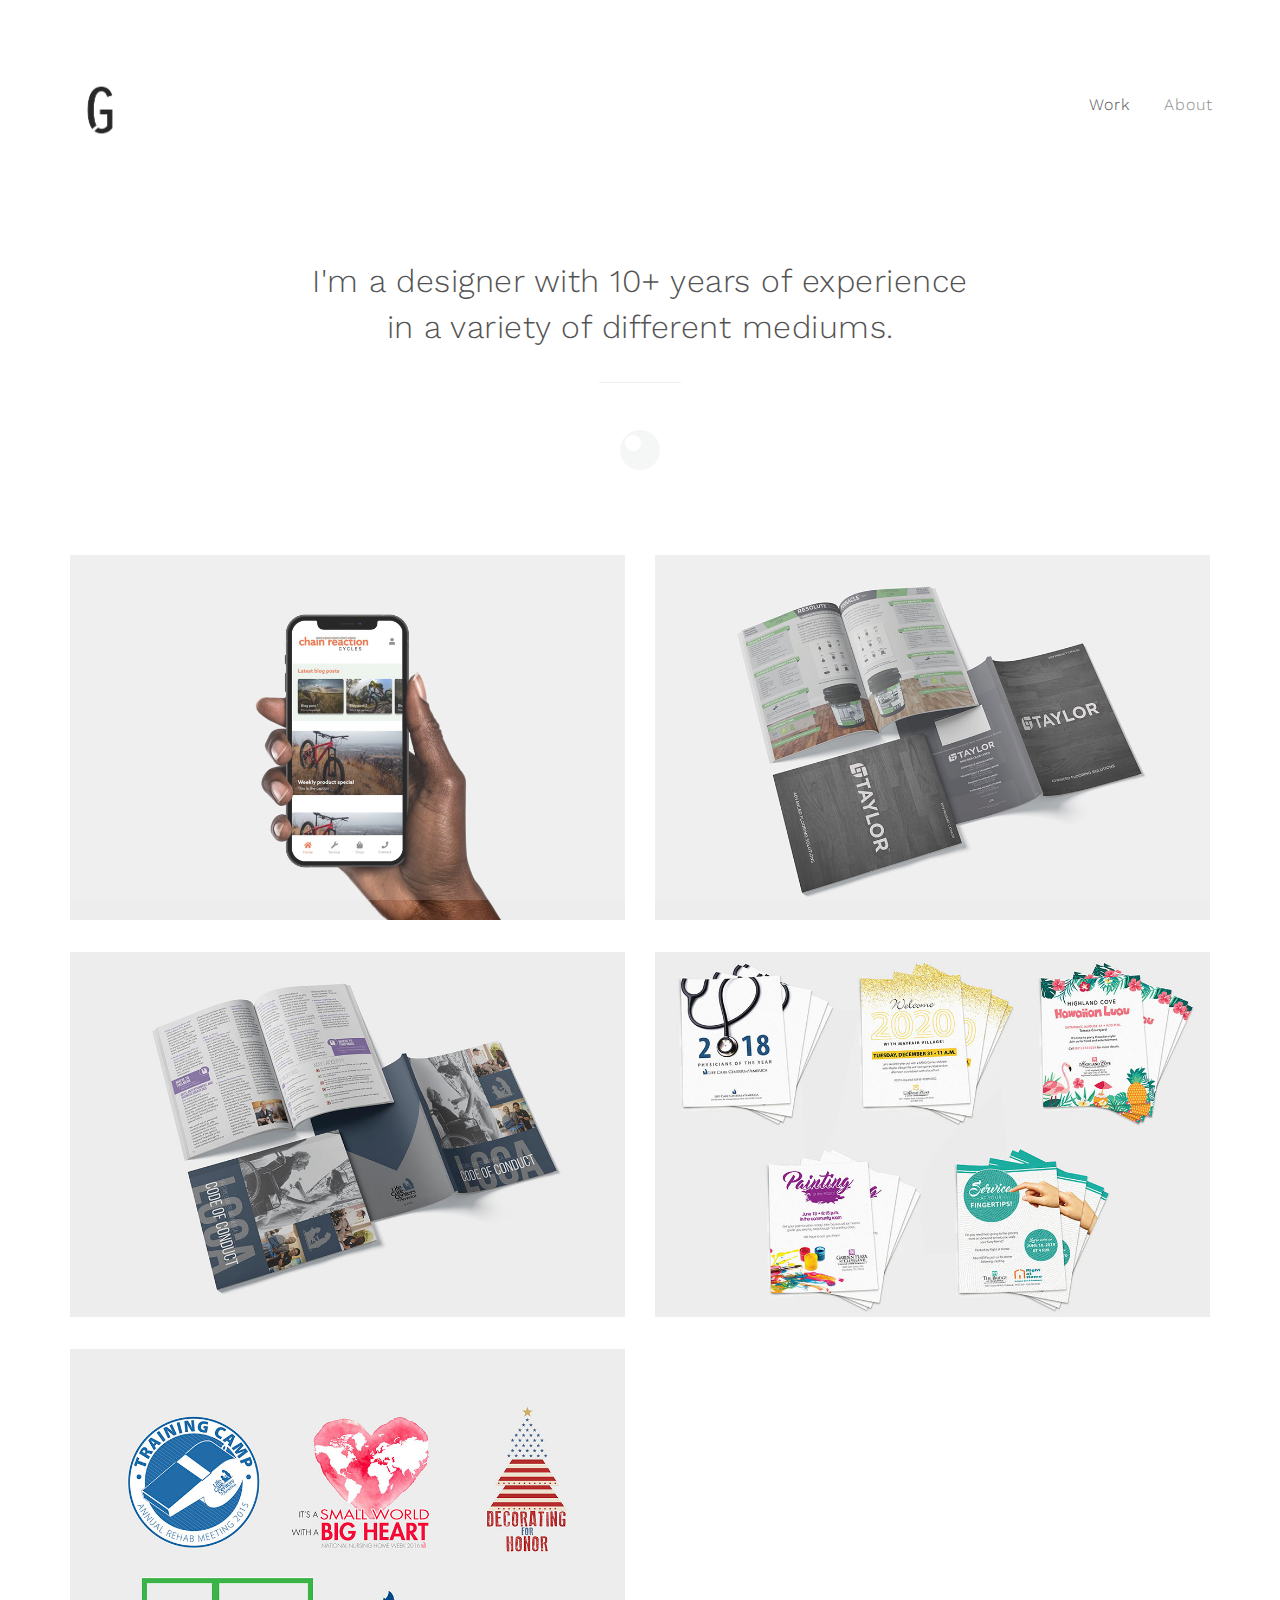
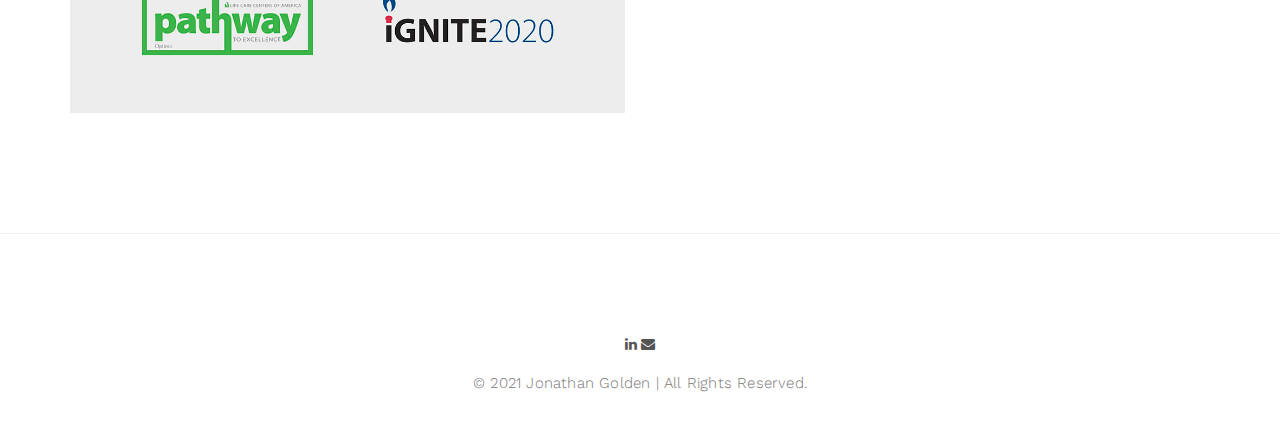
<file: index.html>
<!DOCTYPE html>
<html lang="en">
<head>

<meta charset="UTF-8">
<meta http-equiv="X-UA-Compatible" content="IE=Edge">
<meta name="description" content="">
<meta name="keywords" content="">
<meta name="author" content="">
<meta name="viewport" content="width=device-width, initial-scale=1, maximum-scale=1">

<title>jonathan golden | designer</title>

<link rel="stylesheet" href="css/bootstrap.min.css">
<link rel="stylesheet" href="css/font-awesome.min.css">

<!-- Main css -->
<link rel="stylesheet" href="css/style.css">
<link href="https://fonts.googleapis.com/css?family=Work+Sans:300,400,700" rel="stylesheet">

</head>
<body>

<!-- PRE LOADER -->

<div class="preloader">
     <div class="sk-spinner sk-spinner-wordpress">
          <span class="sk-inner-circle"></span>
     </div>
</div>

<!-- Navigation section  -->

<div class="navbar navbar-default navbar-static-top" role="navigation">
     <div class="container">

          <div class="navbar-header">
               <button class="navbar-toggle" data-toggle="collapse" data-target=".navbar-collapse">
                    <span class="icon icon-bar"></span>
                    <span class="icon icon-bar"></span>
                    <span class="icon icon-bar"></span>
               </button>
                    <img src="/images/jg_logo.png" width="60" height="60" alt="jonathan golden logo" loading="lazy">
          </div>
          <div class="collapse navbar-collapse">
               <ul class="nav navbar-nav navbar-right">
                    <li class="active"><a href="index.html">Work</a></li>
                    <li><a href="about.html">About</a></li>
               </ul>
          </div>

  </div>
</div>

<!-- Home Section -->

<section id="home">
     <div class="container">
          <div class="row">
               <div class="col-md-12 col-sm-12">
                    <h2>I'm a designer with 10+ years of experience <br> in a variety of different mediums.</h2>
                    <hr>
               </div>

          </div>
     </div>
</section>

<!-- Portfolio Section -->

<section id="portfolio">
     <div class="container">
          <div class="row">

               <div class="col-md-6 col-sm-6">
                    <a href="crc-case-study.html">
                         <div class="portfolio-thumb">
                              <img src="images/crc.jpg" class="img-responsive" alt="Portfolio">
                                   <div class="portfolio-overlay">
                                        <div class="portfolio-item">
                                             <h3>Chain Reaction Cycles</h3>
                                             <small>UX Design & Case Study</small>
                                        </div>
                                   </div>
                         </div>
                    </a>
               </div>

               <div class="col-md-6 col-sm-6">
                    <a href="taylor-catalog.html">
                         <div class="portfolio-thumb">
                              <img src="images/taylor-catalog-02.jpg" class="img-responsive" alt="Portfolio">
                                   <div class="portfolio-overlay">
                                        <div class="portfolio-item">
                                             <h3>Taylor catalog</h3>
                                             <small>Branding & Design</small>
                                        </div>
                                   </div>
                         </div>
                    </a>
               </div>

               <div class="col-md-6 col-sm-6">
                    <a href="code-of-conduct.html">
                         <div class="portfolio-thumb">
                              <img src="images/code-of-conduct-02.jpg" class="img-responsive" alt="Portfolio">
                                   <div class="portfolio-overlay">
                                        <div class="portfolio-item">
                                             <h3>Life Care Centers of America Code of Conduct booklet</h3>
                                             <small>Print Design</small>
                                        </div>
                                   </div>
                         </div>
                    </a>
               </div>

               <div class="col-md-6 col-sm-6">
                    <a href="flyer-designs.html">
                         <div class="portfolio-thumb">
                              <img src="images/flyer-compilation.jpg" class="img-responsive" alt="Portfolio">
                                   <div class="portfolio-overlay">
                                        <div class="portfolio-item">
                                             <h3>Flyers</h3>
                                             <small>Print Design</small>
                                        </div>
                                   </div>
                         </div>
                    </a>
               </div>

               <div class="col-md-6 col-sm-6">
                    <a href="logo-designs.html">
                         <div class="portfolio-thumb">
                              <img src="images/logos.jpg" class="img-responsive" alt="Portfolio">
                                   <div class="portfolio-overlay">
                                        <div class="portfolio-item">
                                             <h3>Logos</h3>
                                             <small>Branding & Design</small>
                                        </div>
                                   </div>
                         </div>
                    </a>
               </div>

                                        </div>
                                   </div>
                         </div>
                    </a>
               </div>

          </div>
     </div>
</section>

<!-- Footer Section -->

<footer>
      <div class="col-md-12 col-sm-12" id="linkedin-icon">
        <a href="http://linkedin.com/in/jondgolden" class="fa fa-linkedin"></a>
        <a href="mailto: jondgolden@me.com" class="fa fa-envelope"></a>
      </div>
    <div class="col-md-12 col-sm-12">
        <div class="footer-copyright">
                         <p>© 2021 Jonathan Golden | All Rights Reserved.</p>
                    </div>
               </div>

          </div>
     </div>
</footer>


<!-- SCRIPTS -->

<script src="js/jquery.js"></script>
<script src="js/bootstrap.min.js"></script>
<script src="js/custom.js"></script>

</body>
</html>
</file>
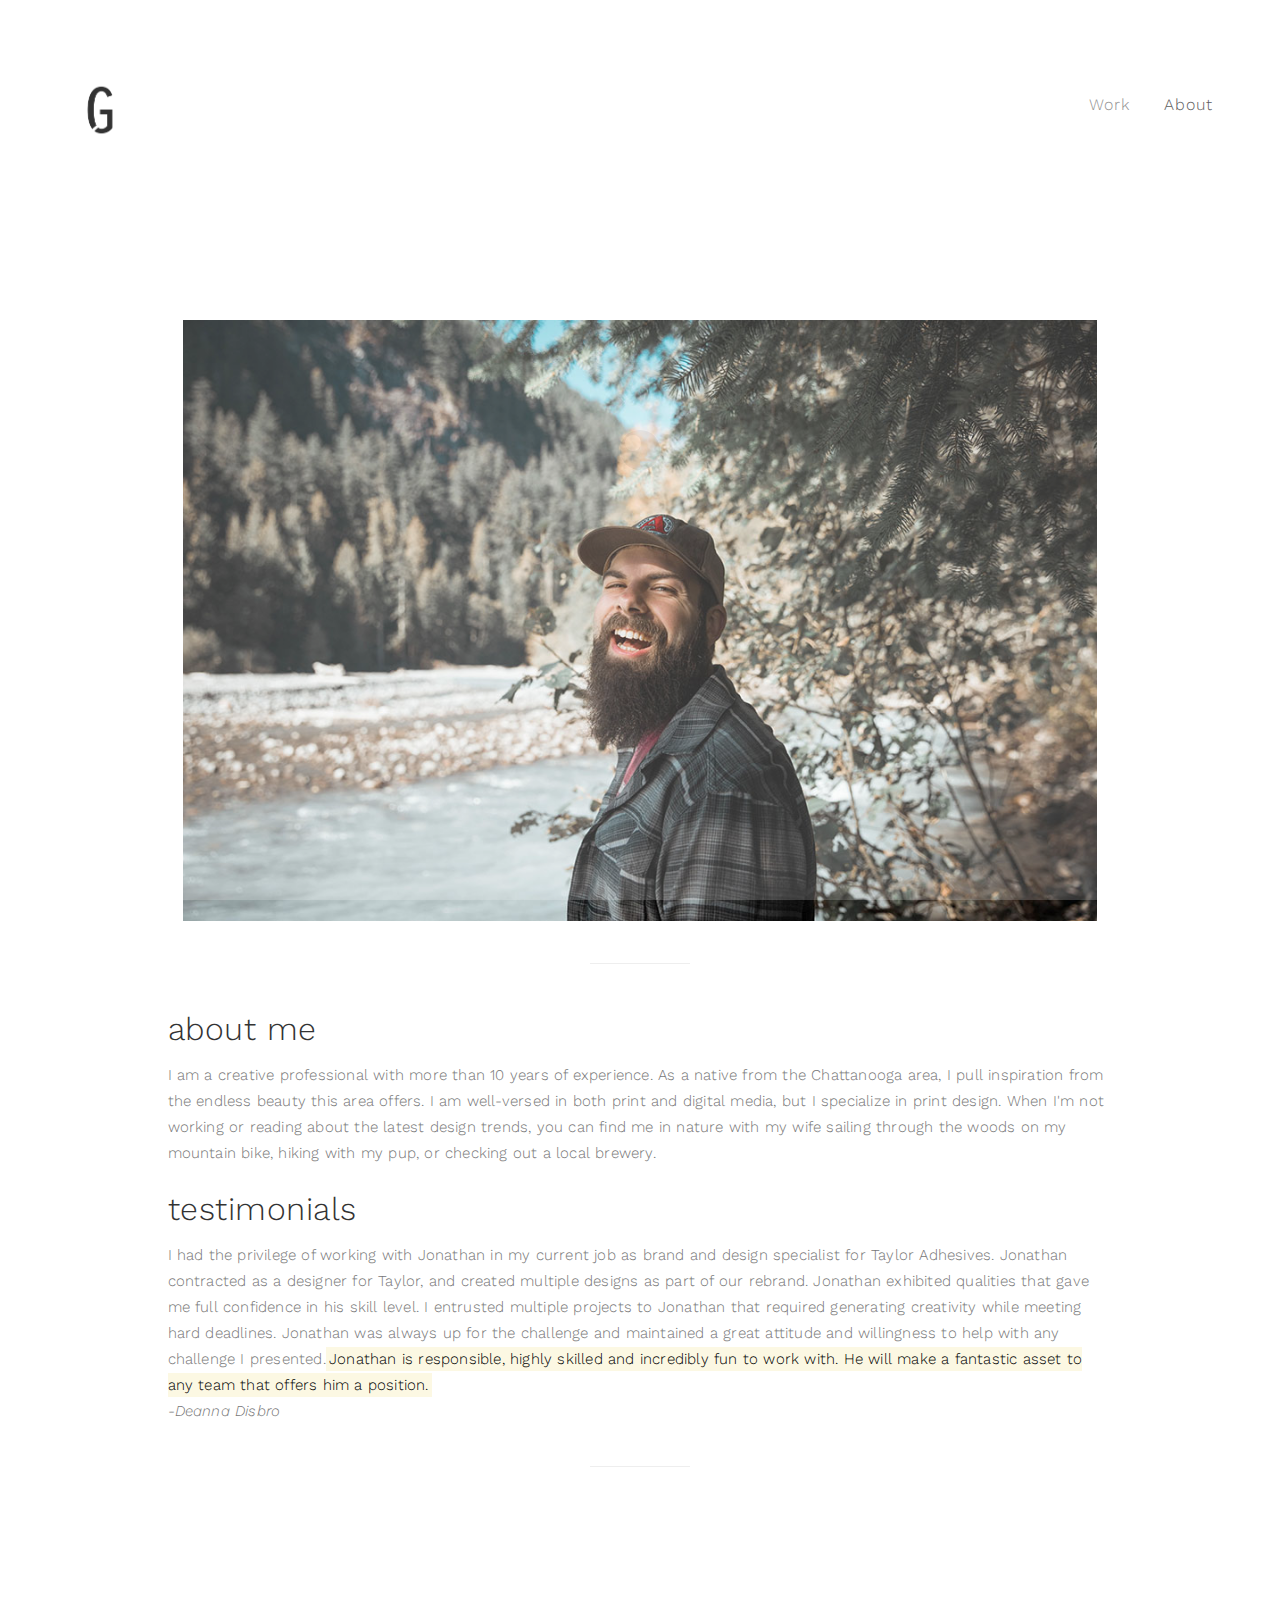
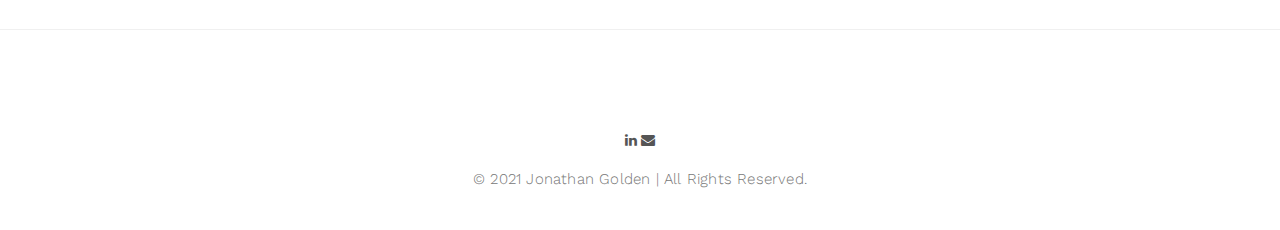
<file: about.html>
<!DOCTYPE html>
<html lang="en">
<head>

<meta charset="UTF-8">
<meta http-equiv="X-UA-Compatible" content="IE=Edge">
<meta name="description" content="">
<meta name="keywords" content="">
<meta name="author" content="">
<meta name="viewport" content="width=device-width, initial-scale=1, maximum-scale=1">

<title>jonathan golden | designer</title>

<link rel="stylesheet" href="css/bootstrap.min.css">
<link rel="stylesheet" href="css/font-awesome.min.css">

<!-- Main css -->
<link rel="stylesheet" href="css/style.css">
<link href="https://fonts.googleapis.com/css?family=Work+Sans:300,400,700" rel="stylesheet">

</head>
<body>

<!-- PRE LOADER -->

<div class="preloader">
     <div class="sk-spinner sk-spinner-wordpress">
          <span class="sk-inner-circle"></span>
     </div>
</div>

<!-- Navigation section  -->

<div class="navbar navbar-default navbar-static-top" role="navigation">
     <div class="container">

          <div class="navbar-header">
               <button class="navbar-toggle" data-toggle="collapse" data-target=".navbar-collapse">
                    <span class="icon icon-bar"></span>
                    <span class="icon icon-bar"></span>
                    <span class="icon icon-bar"></span>
               </button>
                    <img src="/images/jg_logo.png" width="60" height="60" alt="jonathan golden logo" loading="lazy">
          </div>
          <div class="collapse navbar-collapse">
               <ul class="nav navbar-nav navbar-right">
                    <li><a href="index.html">Work</a></li>
                    <li class="active"><a href="about.html">About</a></li>
               </ul>
          </div>

  </div>
</div>


<!-- About Section -->

<section id="about">
     <div class="container">
          <div class="row">

               <div class="col-md-offset-1 col-md-10 col-sm-12">
                    <div class="section-title">
                    </div>

                    <div class="col-md-12 col-sm-12">
                         <img src="images/about-image.jpg" class="img-responsive" alt="About">
                    </div>

                    <div class="clearfix"></div>

                     <hr>
                    <h2>about me</h2>
                    <p>I am a creative professional with more than 10 years of experience. As a native from the Chattanooga area, I pull inspiration from the endless beauty this area offers. I am well-versed in both print and digital media, but I specialize in print design. When I'm not working or reading about the latest design trends, you can find me in nature with my wife sailing through the woods on my mountain bike, hiking with my pup, or checking out a local brewery.</p>

                   <h2>testimonials</h2>
                   <p>I had the privilege of working with Jonathan in my current job as brand and design specialist for Taylor Adhesives. Jonathan contracted as a designer for Taylor, and created multiple designs as part of our rebrand. Jonathan exhibited qualities that gave me full confidence in his skill level. I entrusted multiple projects to Jonathan that required generating creativity while meeting hard deadlines. Jonathan was always up for the challenge and maintained a great attitude and willingness to help with any challenge I presented.<mark>Jonathan is responsible, highly skilled and incredibly fun to work with. He will make a fantastic asset to any team that offers him a position.</mark>
                   <br>
                   <i>-Deanna Disbro</i></p>

                    <hr>
               </div>
          </div>
     </div>
</section>

<!-- Footer Section -->

<footer>
      <div class="col-md-12 col-sm-12" id="linkedin-icon">
        <a href="http://linkedin.com/in/jondgolden" class="fa fa-linkedin"></a>
        <a href="mailto: jondgolden@me.com" class="fa fa-envelope"></a>
      </div>
    <div class="col-md-12 col-sm-12">
        <div class="footer-copyright">
                         <p>© 2021 Jonathan Golden | All Rights Reserved.</p>
                    </div>
               </div>

          </div>
     </div>
</footer>

<!-- SCRIPTS -->

<script src="js/jquery.js"></script>
<script src="js/bootstrap.min.js"></script>
<script src="js/custom.js"></script>

</body>
</html>
</file>
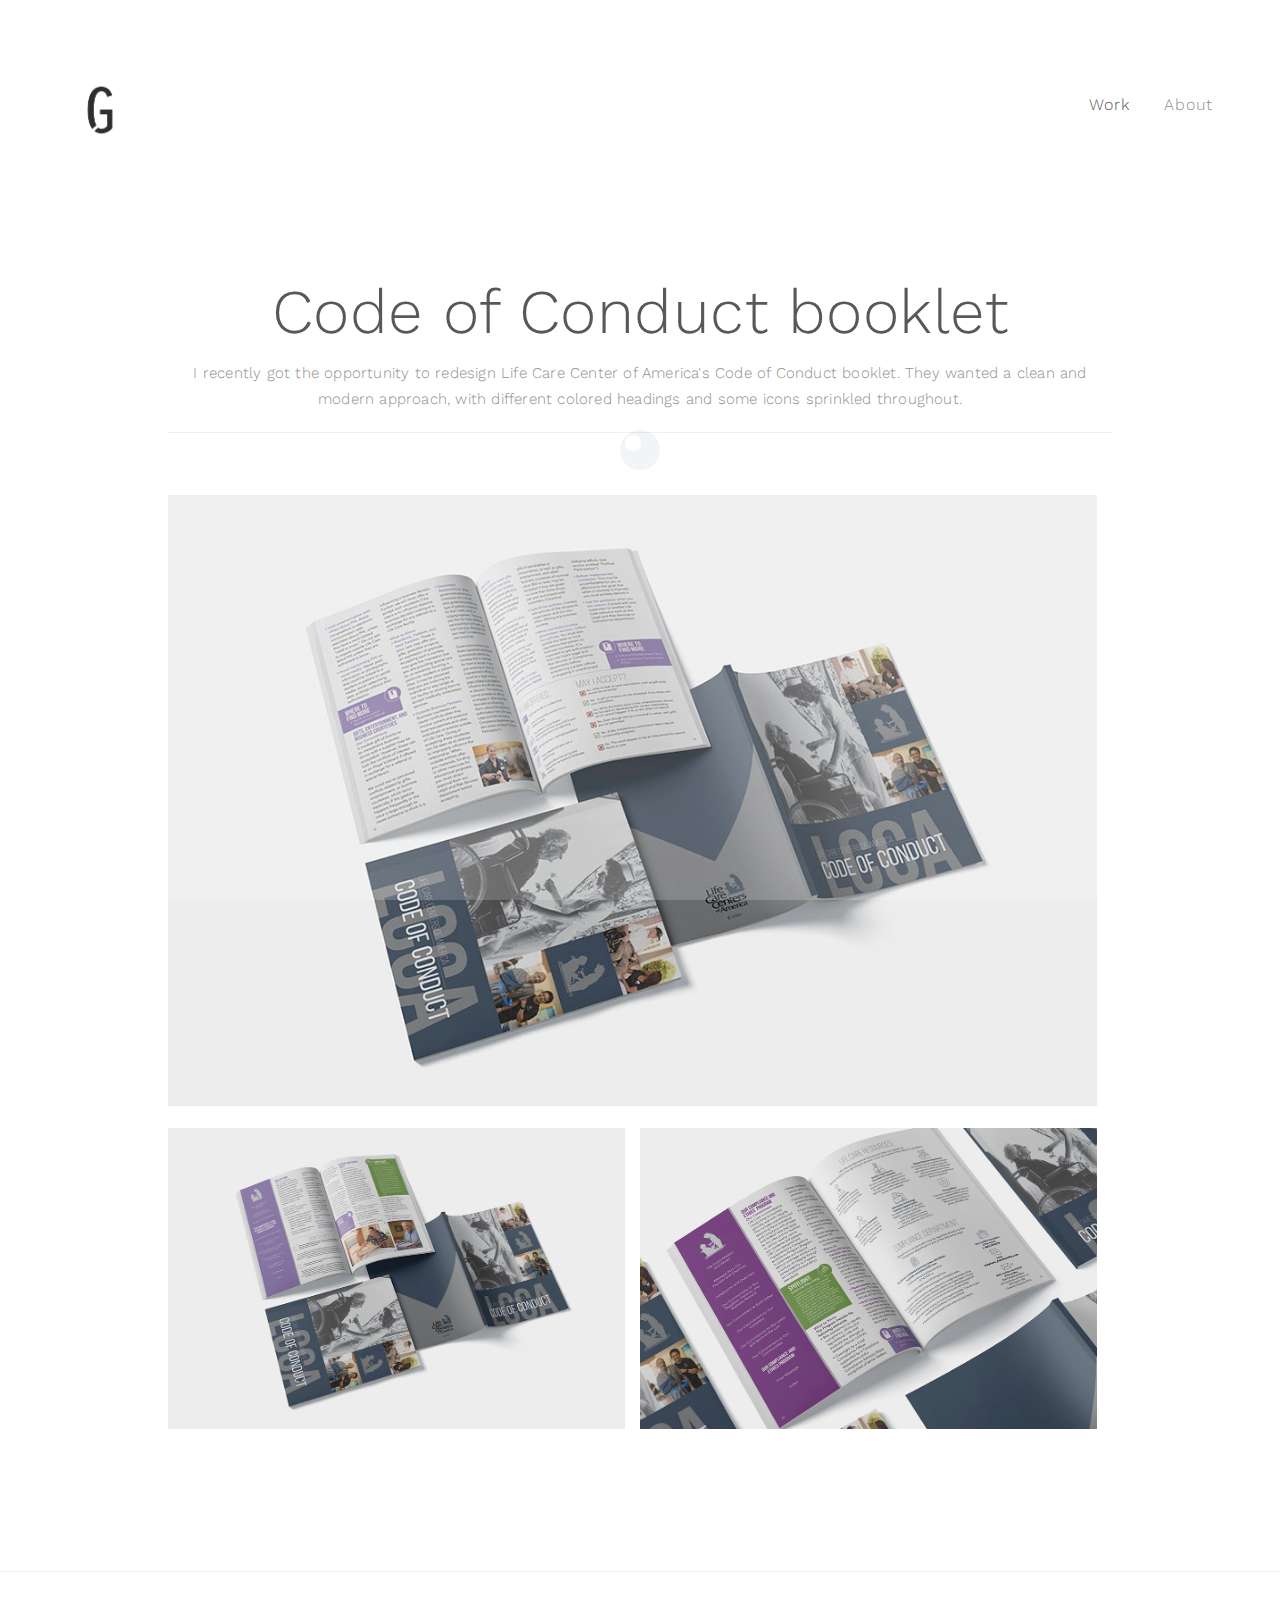
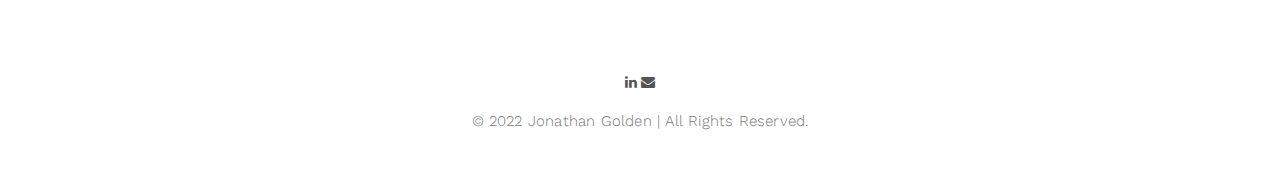
<file: code-of-conduct.html>
<!DOCTYPE html>
<html lang="en">
<head>

<meta charset="UTF-8">
<meta http-equiv="X-UA-Compatible" content="IE=Edge">
<meta name="description" content="">
<meta name="keywords" content="">
<meta name="author" content="">
<meta name="viewport" content="width=device-width, initial-scale=1, maximum-scale=1">

<title>jonathan golden | designer</title>

<link rel="stylesheet" href="css/bootstrap.min.css">
<link rel="stylesheet" href="css/font-awesome.min.css">

<!-- Main css -->
<link rel="stylesheet" href="css/style.css">
<link href="https://fonts.googleapis.com/css?family=Work+Sans:300,400,700" rel="stylesheet">

</head>
<body>

<!-- PRE LOADER -->

<div class="preloader">
     <div class="sk-spinner sk-spinner-wordpress">
          <span class="sk-inner-circle"></span>
     </div>
</div>

<!-- Navigation section  -->

<div class="navbar navbar-default navbar-static-top" role="navigation">
     <div class="container">

          <div class="navbar-header">
               <button class="navbar-toggle" data-toggle="collapse" data-target=".navbar-collapse">
                    <span class="icon icon-bar"></span>
                    <span class="icon icon-bar"></span>
                    <span class="icon icon-bar"></span>
               </button>
                    <img src="/images/jg_logo.png" width="60" height="60" alt="jonathan golden logo" loading="lazy">
          </div>
          <div class="collapse navbar-collapse">
               <ul class="nav navbar-nav navbar-right">
                    <li class="active"><a href="index.html">Work</a></li>
                    <li><a href="about.html">About</a></li>
               </ul>
          </div>

  </div>
</div>


<!-- Single Project Section -->

<section id="single-project">
     <div class="container">
          <div class="row">

               <div class="col-md-offset-1 col-md-10 col-sm-12">
                    <h1>Code of Conduct booklet</h1>
                    <p>I recently got the opportunity to redesign Life Care Center of America's Code of Conduct booklet. They wanted a clean and modern approach, with different colored headings and some icons sprinkled throughout. </p>
            <hr>
                    <div class="col-md-12 col-sm-12">
                         <img src="images/code-of-conduct-02.jpg" class="img-responsive" alt="Portfolio">
                    </div>

                    <div class="col-md-6 col-sm-6">
                         <img src="images/code-of-conduct-01.jpg" class="img-responsive" alt="Portfolio">
                    </div>

                    <div class="col-md-6 col-sm-6">
                         <img src="images/code-of-conduct-03.jpg" class="img-responsive" alt="Portfolio">
                    </div>

                    <div class="clearfix"></div>

               </div>

          </div>
     </div>
</section>

<!-- Footer Section -->

<footer>
      <div class="col-md-12 col-sm-12" id="linkedin-icon">
        <a href="http://linkedin.com/in/jondgolden" class="fa fa-linkedin"></a>
        <a href="mailto: jondgolden@me.com" class="fa fa-envelope"></a>
      </div>
    <div class="col-md-12 col-sm-12">
        <div class="footer-copyright">
                         <p>© 2022 Jonathan Golden | All Rights Reserved.</p>
                    </div>
               </div>

          </div>
     </div>
</footer>


<!-- SCRIPTS -->

<script src="js/jquery.js"></script>
<script src="js/bootstrap.min.js"></script>
<script src="js/custom.js"></script>

</body>
</html>
</file>
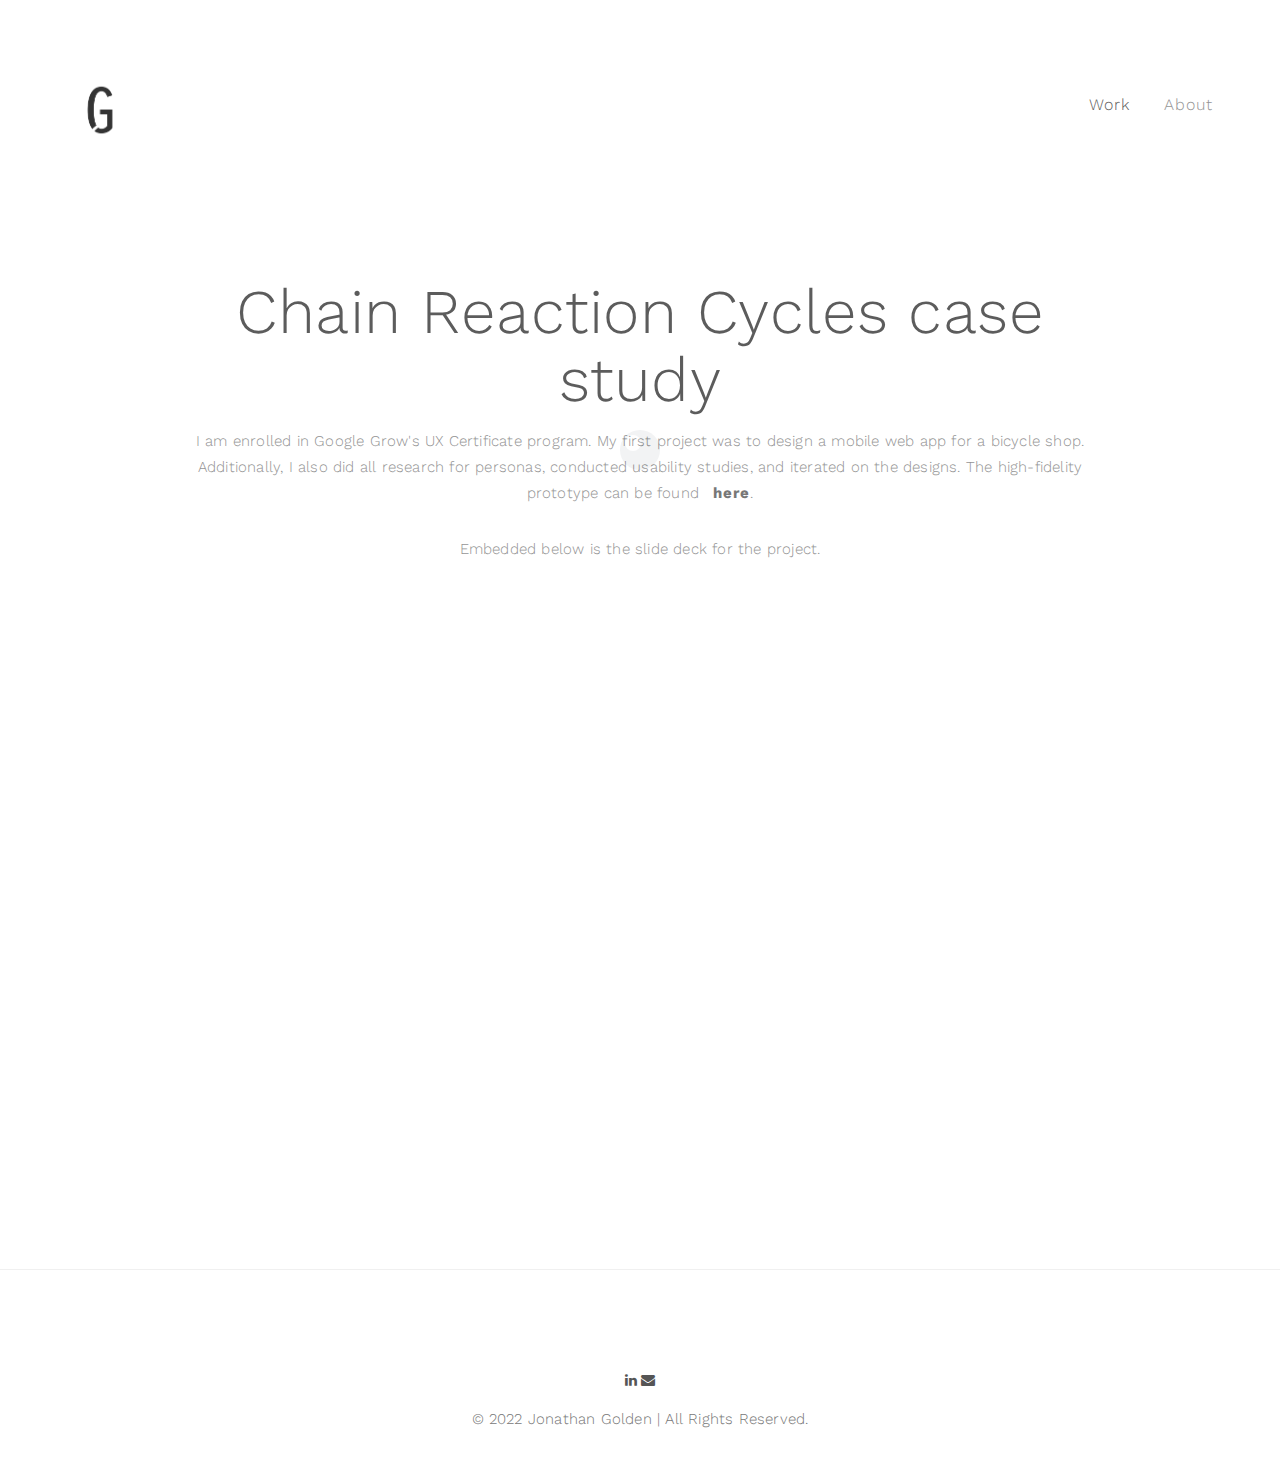
<file: crc-case-study.html>
<!DOCTYPE html>
<html lang="en">
<head>

<meta charset="UTF-8">
<meta http-equiv="X-UA-Compatible" content="IE=Edge">
<meta name="description" content="">
<meta name="keywords" content="">
<meta name="author" content="">
<meta name="viewport" content="width=device-width, initial-scale=1, maximum-scale=1">

<title>jonathan golden | designer</title>

<link rel="stylesheet" href="css/bootstrap.min.css">
<link rel="stylesheet" href="css/font-awesome.min.css">

<!-- Main css -->
<link rel="stylesheet" href="css/style.css">
<link href="https://fonts.googleapis.com/css?family=Work+Sans:300,400,700" rel="stylesheet">

</head>
<body>

<!-- PRE LOADER -->

<div class="preloader">
     <div class="sk-spinner sk-spinner-wordpress">
          <span class="sk-inner-circle"></span>
     </div>
</div>

<!-- Navigation section  -->

<div class="navbar navbar-default navbar-static-top" role="navigation">
     <div class="container">

          <div class="navbar-header">
               <button class="navbar-toggle" data-toggle="collapse" data-target=".navbar-collapse">
                    <span class="icon icon-bar"></span>
                    <span class="icon icon-bar"></span>
                    <span class="icon icon-bar"></span>
               </button>
                    <img src="/images/jg_logo.png" width="60" height="60" alt="jonathan golden logo" loading="lazy">
          </div>
          <div class="collapse navbar-collapse">
               <ul class="nav navbar-nav navbar-right">
                    <li class="active"><a href="index.html">Work</a></li>
                    <li><a href="about.html">About</a></li>
               </ul>
          </div>

  </div>
</div>


<!-- Single Project Section -->

<section id="single-project">
     <div class="container">
          <div class="row">

               <div class="col-md-offset-1 col-md-10 col-sm-12">
                    <h1>Chain Reaction Cycles case study</h1>
                    <p>I am enrolled in Google Grow's UX Certificate program. My first project was to design a mobile web app for a bicycle shop. Additionally, I also did all research for personas, conducted usability studies, and iterated on the designs. The high-fidelity prototype can be found<a href="https://www.figma.com/proto/OKhYdpiizQ9XgyMEMX3OYv/Chain-Reaction-Cycles?page-id=318%3A129&node-id=318%3A131&viewport=241%2C48%2C0.5&scaling=scale-down&starting-point-node-id=318%3A131">here</a>.</p>
                    <br>
                    <p>Embedded below is the slide deck for the project.
                    <br>
                    <iframe src="https://docs.google.com/presentation/d/e/2PACX-1vRPhpg9f4PlCdSj_BiweC0r7teaCrP65s4nc2B9z8Z9SauCkQsbr55tkGZEryckt0zbsF4em7qglfwa/embed?start=false&loop=false&delayms=10000" frameborder="0" width="960" height="569" allowfullscreen="true" mozallowfullscreen="true" webkitallowfullscreen="true"></iframe>
                    </p>

                    <div class="clearfix"></div>

               </div>

          </div>
     </div>
</section>

<!-- Footer Section -->

<footer>
      <div class="col-md-12 col-sm-12" id="linkedin-icon">
        <a href="http://linkedin.com/in/jondgolden" class="fa fa-linkedin"></a>
        <a href="mailto: jondgolden@me.com" class="fa fa-envelope"></a>
      </div>
    <div class="col-md-12 col-sm-12">
        <div class="footer-copyright">
                         <p>© 2022 Jonathan Golden | All Rights Reserved.</p>
                    </div>
               </div>

          </div>
     </div>
</footer>


<!-- SCRIPTS -->

<script src="js/jquery.js"></script>
<script src="js/bootstrap.min.js"></script>
<script src="js/custom.js"></script>

</body>
</html>
</file>
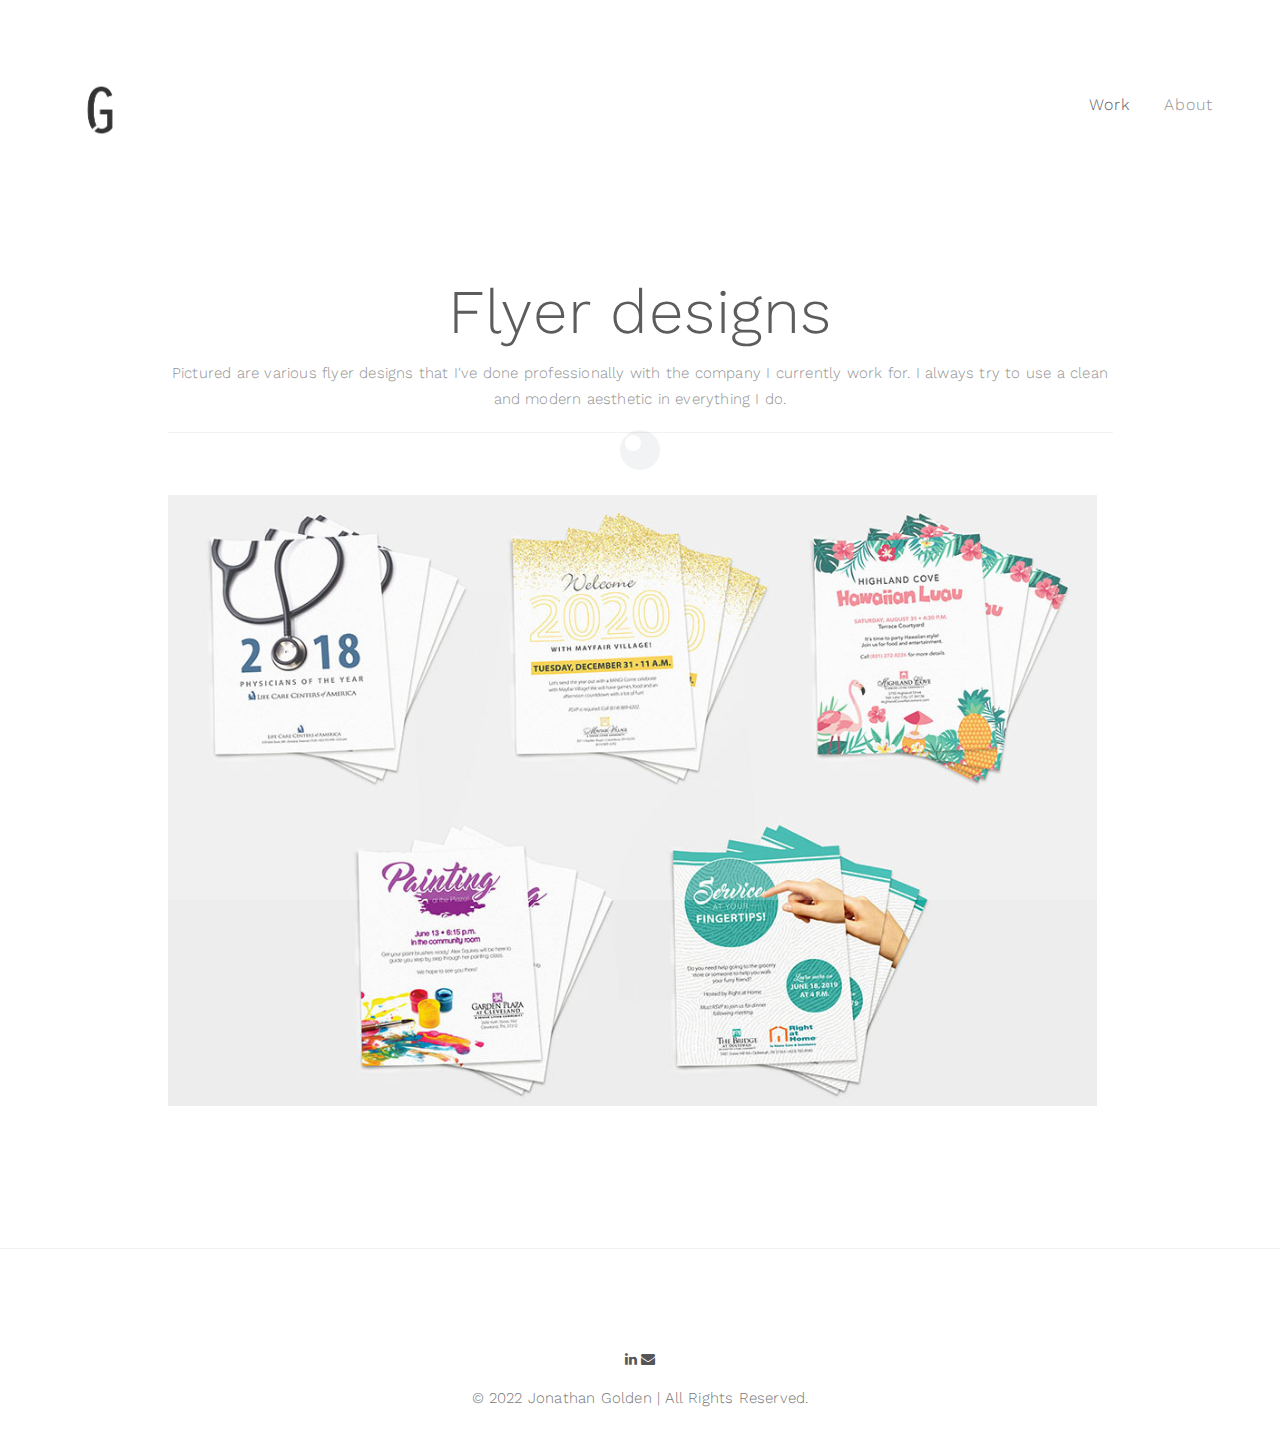
<file: flyer-designs.html>
<!DOCTYPE html>
<html lang="en">
<head>

<meta charset="UTF-8">
<meta http-equiv="X-UA-Compatible" content="IE=Edge">
<meta name="description" content="">
<meta name="keywords" content="">
<meta name="author" content="">
<meta name="viewport" content="width=device-width, initial-scale=1, maximum-scale=1">

<title>jonathan golden | designer</title>

<link rel="stylesheet" href="css/bootstrap.min.css">
<link rel="stylesheet" href="css/font-awesome.min.css">

<!-- Main css -->
<link rel="stylesheet" href="css/style.css">
<link href="https://fonts.googleapis.com/css?family=Work+Sans:300,400,700" rel="stylesheet">

</head>
<body>

<!-- PRE LOADER -->

<div class="preloader">
     <div class="sk-spinner sk-spinner-wordpress">
          <span class="sk-inner-circle"></span>
     </div>
</div>

<!-- Navigation section  -->

<div class="navbar navbar-default navbar-static-top" role="navigation">
     <div class="container">

          <div class="navbar-header">
               <button class="navbar-toggle" data-toggle="collapse" data-target=".navbar-collapse">
                    <span class="icon icon-bar"></span>
                    <span class="icon icon-bar"></span>
                    <span class="icon icon-bar"></span>
               </button>
                    <img src="/images/jg_logo.png" width="60" height="60" alt="jonathan golden logo" loading="lazy">
          </div>
          <div class="collapse navbar-collapse">
               <ul class="nav navbar-nav navbar-right">
                    <li class="active"><a href="index.html">Work</a></li>
                    <li><a href="about.html">About</a></li>
               </ul>
          </div>

  </div>
</div>


<!-- Single Project Section -->

<section id="single-project">
     <div class="container">
          <div class="row">

               <div class="col-md-offset-1 col-md-10 col-sm-12">
                    <h1>Flyer designs</h1>
                    <p>Pictured are various flyer designs that I've done professionally with the company I currently work for. I always try to use a clean and modern aesthetic in everything I do.</p>
            <hr>
                    <div class="col-md-12 col-sm-12">
                         <img src="images/flyer-compilation.jpg" class="img-responsive" alt="Portfolio">
                    </div>

                    <div class="clearfix"></div>

               </div>

          </div>
     </div>
</section>

<!-- Footer Section -->

<footer>
      <div class="col-md-12 col-sm-12" id="linkedin-icon">
        <a href="http://linkedin.com/in/jondgolden" class="fa fa-linkedin"></a>
        <a href="mailto: jondgolden@me.com" class="fa fa-envelope"></a>
      </div>
    <div class="col-md-12 col-sm-12">
        <div class="footer-copyright">
                         <p>© 2022 Jonathan Golden | All Rights Reserved.</p>
                    </div>
               </div>

          </div>
     </div>
</footer>


<!-- SCRIPTS -->

<script src="js/jquery.js"></script>
<script src="js/bootstrap.min.js"></script>
<script src="js/custom.js"></script>

</body>
</html>
</file>
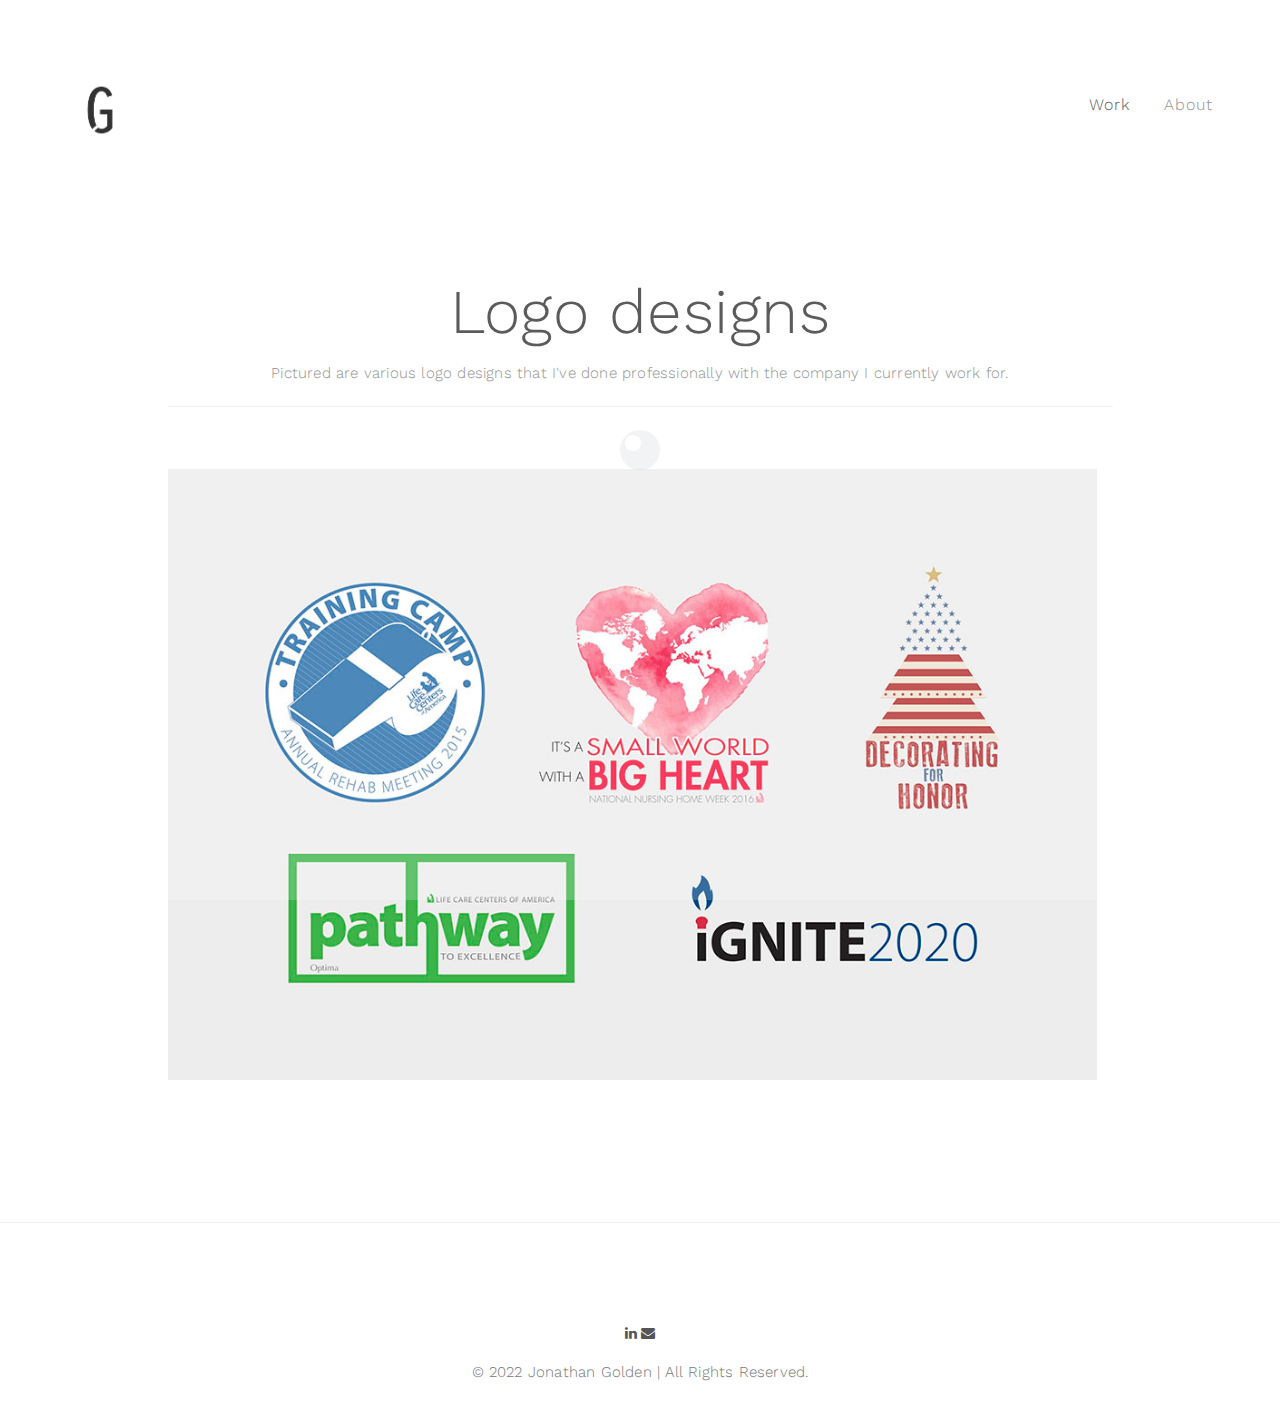
<file: logo-designs.html>
<!DOCTYPE html>
<html lang="en">
<head>

<meta charset="UTF-8">
<meta http-equiv="X-UA-Compatible" content="IE=Edge">
<meta name="description" content="">
<meta name="keywords" content="">
<meta name="author" content="">
<meta name="viewport" content="width=device-width, initial-scale=1, maximum-scale=1">

<title>jonathan golden | designer</title>

<link rel="stylesheet" href="css/bootstrap.min.css">
<link rel="stylesheet" href="css/font-awesome.min.css">

<!-- Main css -->
<link rel="stylesheet" href="css/style.css">
<link href="https://fonts.googleapis.com/css?family=Work+Sans:300,400,700" rel="stylesheet">

</head>
<body>

<!-- PRE LOADER -->

<div class="preloader">
     <div class="sk-spinner sk-spinner-wordpress">
          <span class="sk-inner-circle"></span>
     </div>
</div>

<!-- Navigation section  -->

<div class="navbar navbar-default navbar-static-top" role="navigation">
     <div class="container">

          <div class="navbar-header">
               <button class="navbar-toggle" data-toggle="collapse" data-target=".navbar-collapse">
                    <span class="icon icon-bar"></span>
                    <span class="icon icon-bar"></span>
                    <span class="icon icon-bar"></span>
               </button>
                    <img src="/images/jg_logo.png" width="60" height="60" alt="jonathan golden logo" loading="lazy">
          </div>
          <div class="collapse navbar-collapse">
               <ul class="nav navbar-nav navbar-right">
                    <li class="active"><a href="index.html">Work</a></li>
                    <li><a href="about.html">About</a></li>
               </ul>
          </div>

  </div>
</div>


<!-- Single Project Section -->

<section id="single-project">
     <div class="container">
          <div class="row">

               <div class="col-md-offset-1 col-md-10 col-sm-12">
                    <h1>Logo designs</h1>
                    <p>Pictured are various logo designs that I've done professionally with the company I currently work for.</p>
            <hr>
                    <div class="col-md-12 col-sm-12">
                         <img src="images/logos.jpg" class="img-responsive" alt="Portfolio">
                    </div>

                    <div class="clearfix"></div>

               </div>

          </div>
     </div>
</section>

<!-- Footer Section -->

<footer>
      <div class="col-md-12 col-sm-12" id="linkedin-icon">
        <a href="http://linkedin.com/in/jondgolden" class="fa fa-linkedin"></a>
        <a href="mailto: jondgolden@me.com" class="fa fa-envelope"></a>
      </div>
    <div class="col-md-12 col-sm-12">
        <div class="footer-copyright">
                         <p>© 2022 Jonathan Golden | All Rights Reserved.</p>
                    </div>
               </div>

          </div>
     </div>
</footer>


<!-- SCRIPTS -->

<script src="js/jquery.js"></script>
<script src="js/bootstrap.min.js"></script>
<script src="js/custom.js"></script>

</body>
</html>
</file>
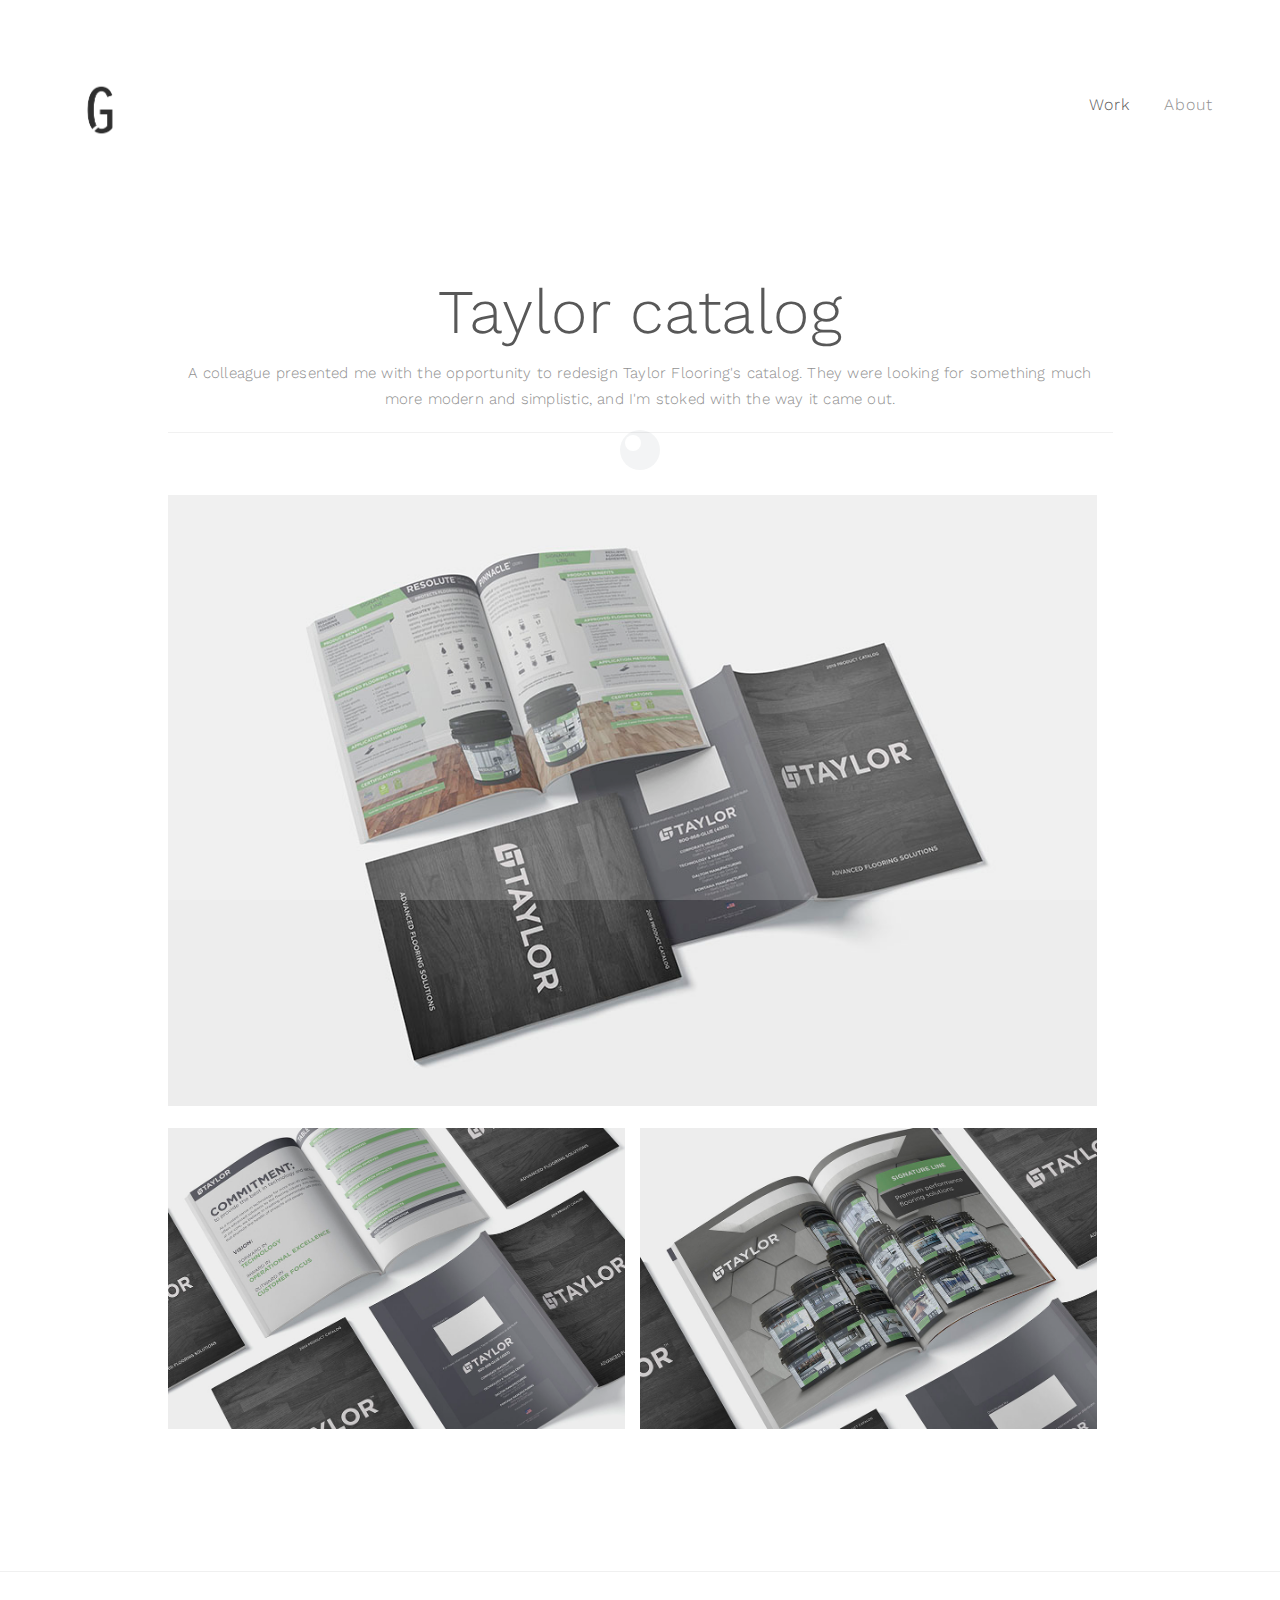
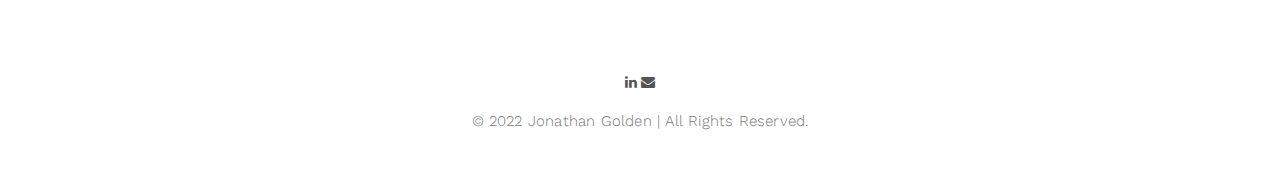
<file: taylor-catalog.html>
<!DOCTYPE html>
<html lang="en">
<head>

<meta charset="UTF-8">
<meta http-equiv="X-UA-Compatible" content="IE=Edge">
<meta name="description" content="">
<meta name="keywords" content="">
<meta name="author" content="">
<meta name="viewport" content="width=device-width, initial-scale=1, maximum-scale=1">

<title>jonathan golden | designer</title>

<link rel="stylesheet" href="css/bootstrap.min.css">
<link rel="stylesheet" href="css/font-awesome.min.css">

<!-- Main css -->
<link rel="stylesheet" href="css/style.css">
<link href="https://fonts.googleapis.com/css?family=Work+Sans:300,400,700" rel="stylesheet">

</head>
<body>

<!-- PRE LOADER -->

<div class="preloader">
     <div class="sk-spinner sk-spinner-wordpress">
          <span class="sk-inner-circle"></span>
     </div>
</div>

<!-- Navigation section  -->

<div class="navbar navbar-default navbar-static-top" role="navigation">
     <div class="container">

          <div class="navbar-header">
               <button class="navbar-toggle" data-toggle="collapse" data-target=".navbar-collapse">
                    <span class="icon icon-bar"></span>
                    <span class="icon icon-bar"></span>
                    <span class="icon icon-bar"></span>
               </button>
                    <img src="/images/jg_logo.png" width="60" height="60" alt="jonathan golden logo" loading="lazy">
          </div>
          <div class="collapse navbar-collapse">
               <ul class="nav navbar-nav navbar-right">
                    <li class="active"><a href="index.html">Work</a></li>
                    <li><a href="about.html">About</a></li>
               </ul>
          </div>

  </div>
</div>


<!-- Single Project Section -->

<section id="single-project">
     <div class="container">
          <div class="row">

               <div class="col-md-offset-1 col-md-10 col-sm-12">
                    <h1>Taylor catalog</h1>
                    <p>A colleague presented me with the opportunity to redesign Taylor Flooring's catalog. They were looking for something much more modern and simplistic, and I'm stoked with the way it came out.</p>
            <hr>
                    <div class="col-md-12 col-sm-12">
                         <img src="images/taylor-catalog-02.jpg" class="img-responsive" alt="Portfolio">
                    </div>

                    <div class="col-md-6 col-sm-6">
                         <img src="images/taylor-catalog-01.jpg" class="img-responsive" alt="Portfolio">
                    </div>

                    <div class="col-md-6 col-sm-6">
                         <img src="images/taylor-catalog-03.jpg" class="img-responsive" alt="Portfolio">
                    </div>

                    <div class="clearfix"></div>

               </div>

          </div>
     </div>
</section>

<!-- Footer Section -->

<footer>
      <div class="col-md-12 col-sm-12" id="linkedin-icon">
        <a href="http://linkedin.com/in/jondgolden" class="fa fa-linkedin"></a>
        <a href="mailto: jondgolden@me.com" class="fa fa-envelope"></a>
      </div>
    <div class="col-md-12 col-sm-12">
        <div class="footer-copyright">
                         <p>© 2022 Jonathan Golden | All Rights Reserved.</p>
                    </div>
               </div>

          </div>
     </div>
</footer>


<!-- SCRIPTS -->

<script src="js/jquery.js"></script>
<script src="js/bootstrap.min.js"></script>
<script src="js/custom.js"></script>

</body>
</html>
</file>
<file: css/style.css>
body {
		background: #ffffff;
    font-family: 'Work Sans', sans-serif;
    font-style: normal;
		font-weight: 300;
    overflow-x: hidden;
}


/*---------------------------------------
    Typorgraphy              
-----------------------------------------*/

h1,h2,h3,h4,h5,h6 {
  font-style: normal;
  font-weight: 300;
  letter-spacing: 0.5px;
}

h1 {
    font-size: 62px;
    padding-bottom: 14px;
    margin-bottom: 0px;
}

h2 {
  font-size: 32px;
  line-height: 46px;
}

h3 {
  font-size: 26px;
}

h4 {
  color: #666;
  font-size: 12px;
  font-weight: normal;
  letter-spacing: 2px;
}

p {
    color: #777;
    font-size: 15px;
    font-weight: 300;
    line-height: 26px;
    letter-spacing: 0.2px;
}

strong {
  font-weight: 400;
}

.btn-success:focus {
  background-color: #000;
  border-color: transparent;
}


/*---------------------------------------
    General               
-----------------------------------------*/

html{
  -webkit-font-smoothing: antialiased;
}

a {
  color: #4d638c;
  -webkit-transition: 0.5s;
  -o-transition: 0.5s;
  transition: 0.5s;
  text-decoration: none !important;
}
a:hover, a:active, a:focus {
  color: #4d638c;
  outline: none;
}

* {
  -webkit-box-sizing: border-box;
  -moz-box-sizing: border-box;
  box-sizing: border-box;
}

*:before,
*:after {
  -webkit-box-sizing: border-box;
  -moz-box-sizing: border-box;
  box-sizing: border-box;
}

#portfolio,
#about,
#blog,
#contact,
#single-project,
#blog-single-post {
  padding-top: 80px;
  padding-bottom: 120px;
}

.section-title {
  position: relative;
  padding-bottom: 62px;
  text-align: center;
}

.section-title h3 {
  color: #555;
  font-weight: 400;
  letter-spacing: 4px;
}


/*---------------------------------------
    Preloader section              
-----------------------------------------*/

.preloader {
  position: fixed;
  top: 0;
  left: 0;
  width: 100%;
  height: 100%;
  z-index: 99999;
  display: flex;
  flex-flow: row nowrap;
  justify-content: center;
  align-items: center;
  background: none repeat scroll 0 0 #ffffff;
}

.sk-spinner-wordpress.sk-spinner {
  background-color: #bdc3c7;
  width: 40px;
  height: 40px;
  border-radius: 40px;
  position: relative;
  -webkit-animation: sk-innerCircle 1s linear infinite;
  animation: sk-innerCircle 1s linear infinite; 
}

.sk-spinner-wordpress .sk-inner-circle {
  display: block;
  background-color: #ffffff;
  width: 16px;
  height: 16px;
  position: absolute;
  border-radius: 8px;
  top: 5px;
  left: 5px; 
}

@-webkit-keyframes sk-innerCircle {
  0% {
    -webkit-transform: rotate(0);
            transform: rotate(0); }

  100% {
    -webkit-transform: rotate(360deg);
            transform: rotate(360deg); } }

@keyframes sk-innerCircle {
  0% {
    -webkit-transform: rotate(0);
            transform: rotate(0); }

  100% {
    -webkit-transform: rotate(360deg);
            transform: rotate(360deg); } }



/*---------------------------------------
    Main Navigation             
-----------------------------------------*/

.navbar-default {
    background: #ffffff;
    padding: 18px 0;
    border: none;
    margin-top: 62px;
}

.navbar-default .navbar-collapse, .navbar-default .navbar-form {
  border-color: transparent;
}

.navbar-default .navbar-brand {
  padding-top: 6px;
}

.navbar-default .navbar-brand .fa {
  color: #000;
  font-size: 42px;
}

.navbar-default .navbar-nav li a {
    color: #777;
    font-size: 16px;
    letter-spacing: 1px;
    -webkit-transition: all 0.4s ease-in-out;
    transition: all 0.4s ease-in-out;
    padding-right: 12px;
    padding-left: 22px;
}

.navbar-default .navbar-nav > li a:hover {
    color: #333 !important;
}

.navbar-default .navbar-nav > li > a:hover,
.navbar-default .navbar-nav > li > a:focus {
    color: #777;
    background-color: transparent;
}

.navbar-default .navbar-nav li a:hover,
 .navbar-default .navbar-nav .active > a {
    color: #333;
  }

.navbar-default .navbar-nav > .active > a,
.navbar-default .navbar-nav > .active > a:hover,
.navbar-default .navbar-nav > .active > a:focus {
    color: #333;
    background-color: transparent;
}

.navbar-default .navbar-toggle {
     border: none;
     padding-top: 10px;
  }

.navbar-default .navbar-toggle .icon-bar {
    background: #bdc3c7;
    border-color: transparent;
  }

.navbar-default .navbar-toggle:hover,
.navbar-default .navbar-toggle:focus { 
  background-color: transparent;
}



/*---------------------------------------
    Home section              
-----------------------------------------*/

#home {
    background-size: cover;
    background-position: center center;
    display: -webkit-box;
    display: -webkit-flex;
     display: -ms-flexbox;
    display: flex;
    -webkit-box-align: center;
    -webkit-align-items: center;
    -ms-flex-align: center;
     align-items: center;
    position: relative;
    text-align: center;
    padding-top: 60px;
    padding-bottom: 40px;
}

#home hr {
  width: 82px;
  margin-top: 32px;
}



/*---------------------------------------
   About section              
-----------------------------------------*/

#about .text-center {
  padding-bottom: 42px;
}

#about .col-md-8 {
  padding-left: 0px;
}

#about .col-md-8 img {
  padding-right: 22px;
  padding-bottom: 22px;
}

#about hr {
  width: 100px;
  margin-top: 42px;
  margin-bottom: 42px;
}

#about ul {
  padding-left: 22px;
}

#about ul li {
  color: #777;
  font-size: 16px;
  font-weight: 400;
  padding-top: 2px;
  padding-bottom: 2px;
}



/*---------------------------------------
   Portfolio section              
-----------------------------------------*/

#portfolio small {
  color: #f0f0f0;
  font-size: 10px;
  letter-spacing: 1px;
  text-transform: uppercase;
}

#portfolio .portfolio-thumb {
  position: relative;
  padding: 0;
  margin-top: 32px;
}

#portfolio .portfolio-thumb .portfolio-overlay {
  position: absolute;
  background: #222;
  color: #ffffff;
  top: 0;
  left: 0;
  right: 0;
  bottom: 0;
  width: 100%;
  height: 100%;
  text-align: center;
  vertical-align: top;
  opacity: 0;
  transition: all 0.4s ease-in-out;
}

#portfolio .portfolio-item {
    position: absolute;
    top:50%;
    left: 50%;
    -webkit-transform:translate(-50%,-50%);
      -ms-transform:translate(-50%,-50%);
          transform:translate(-50%,-50%);
}

#portfolio .portfolio-thumb:hover .portfolio-overlay {
  opacity: 0.9;
}

#portfolio .text-center {
  padding-top: 62px;
}



/*---------------------------------------
   Single Project section              
-----------------------------------------*/

#single-project {
  text-align: center;
}

#single-project .col-md-12,
#single-project .col-md-6,
#single-project .col-md-4 {
  padding-left: 0px;
  padding-bottom: 22px;
}

#single-project .col-md-12 {
  padding-top: 42px;
}

#single-project .text-center strong {
  display: block;
  padding-top: 12px;
}

#single-project a {
  color: #555;
  font-weight: bold;
  letter-spacing: 1px;
  padding-left: 14px;
}



/*---------------------------------------
   Contact section              
-----------------------------------------*/

#contact .col-md-6,
#contact .col-md-12 {
  padding-left: 0px;
}

#contact .form-control {
  border: 1px solid #f0f0f0;
  box-shadow: none;
  margin-top: 10px;
  margin-bottom: 10px;
  transition: all 0.4s ease-in-out;
}

#contact .form-control:hover {
  border-color: #777;
}

#contact input,
#contact select {
  height: 50px;
}

#contact input[type="submit"] {
  background: #222;
  border-radius: 100px;
  border: none;
  color: #ffffff;
  font-weight: 400;
  transition: all 0.4s ease-in-out;
}

#contact input[type="submit"]:hover {
  background: #000;
}



/*---------------------------------------
   Blog section              
-----------------------------------------*/

.blog-post-thumb {
  border-bottom: 1px solid #f0f0f0;
  padding-top: 32px;
  padding-bottom: 62px;
  margin-bottom: 32px;
}

.blog-post-thumb:last-child {
  border-bottom: 0px;
  padding-bottom: 32px;
  margin-bottom: 0px;
}

.blog-post-image {
  padding-bottom: 18px;
  width: 100%;
}

.blog-post-title a {
  color: #555;
}

.blog-post-title a:hover {
  color: #000;
}

.blog-post-format {
  padding-bottom: 22px;
}

.blog-post-format span {
  letter-spacing: 0.5px;
  padding-right: 12px;
}

.blog-post-format span a {
  color: #333;
}

.blog-post-format span img {
  display: inline-block;
  width: 42px;
  margin-right: 4px;
}

.blog-post-des blockquote {
  margin: 22px;
}

.blog-post-des .btn {
  border-radius: 100px;
  color: #777;
  font-weight: 400;
  letter-spacing: 1px;
  padding: 14px 28px;
  margin-top: 26px;
  transition: all 0.4s ease-in-out;
}

.blog-post-des .btn:hover {
  background: #000;
  border-color: transparent;
  color: #ffffff;
}

.blog-author {
  border-top: 1px solid #f0f0f0;
  border-bottom: 1px solid #f0f0f0;
  padding-top: 32px;
  padding-bottom: 32px;
  margin-top: 42px;
  margin-bottom: 42px;
}

.blog-author .media img {
  display: inline-block;
  width: 90px;
  margin-right: 12px;
}

.blog-author .media a,
.blog-comment .media h3 {
  color: #444;
  font-size: 18px;
  letter-spacing: 1px;
}

.blog-comment {
  border-bottom: 1px solid #f0f0f0;
  padding-bottom: 32px;
  margin-bottom: 42px;
}

.blog-comment .media:nth-child(3) {
  padding-top: 18px;
}

.blog-comment .media img {
  width: 80px;
  margin-right: 12px;
}

.blog-comment .media h3 {
  display: inline-block;
  padding-right: 14px;
}

.blog-comment h3,
.blog-comment-form h3 {
  padding-bottom: 18px;
}

.blog-comment-form .col-md-4 {
  padding-left: 0px;
}

.blog-comment-form .form-control {
  box-shadow: none;
  border: 1px solid #f0f0f0;
  margin-top: 10px;
  margin-bottom: 10px;
  transition: all 0.4s ease-in-out;
}

.blog-comment-form .form-control:hover {
  border-color: #777;
}

.blog-comment-form input {
  height: 45px;
}

.blog-comment-form input[type="submit"] {
  background: #222;
  border-radius: 100px;
  border: none;
  color: #ffffff;
  font-weight: 400;
  transition: all 0.4s ease-in-out;
}

.blog-comment-form input[type="submit"]:hover {
  background: #000;
  border-color: transparent;
}



/*---------------------------------------
   Blog Single Post section              
-----------------------------------------*/

#blog-single-post .blog-post-des h3 {
  padding-top: 16px;
}



/*---------------------------------------
   Footer section              
-----------------------------------------*/

footer {
    border-top: 1px solid #f0f0f0;
    padding: 100px 0px;
    position: relative;
}

footer .col-md-3 .fa {
  font-size: 42px;
}

footer a {
  color: #555;
}

footer hr {
  border-color: #ffffff;
  margin-top: 42px;
  margin-bottom: 22px;
}

footer .footer-copyright {
  padding-top: 16px;
  text-align: center;
}


/*---------------------------------------
   Social icon             
-----------------------------------------*/

.social-icon {
    position: relative;
    padding: 0;
    margin: 0;
    text-align: center;
}

.social-icon li {
    display: inline-block;
    list-style: none;
}

.social-icon li a {
    color: #777;
    cursor: pointer;
    font-size: 16px;
    text-decoration: none;
    transition: all 0.4s ease-in-out;
    text-align: center;
    vertical-align: middle;
    position: relative;
    margin: 22px 12px 10px 12px;
}

.social-icon li a:hover {
    color: #000;
    transform: scale(1.1);
}

#linkedin-icon {
    text-align: center;
}



/*---------------------------------------
   Mobile Responsive         
-----------------------------------------*/


@media (max-width: 767px) {

  h1 {
    font-size: 38px;
  }

  h2 {
    font-size: 32px;
    line-height: 48px;
  }

  h3 {
    font-size: 22px;
  }

  .section-title h2 {
    font-size: 22px;
    line-height: 35px;
  }

  .navbar-default {
    margin-top: 0px;
    text-align: center;
  }

  #about .col-md-8 img {
    padding-right: 0px;
  }

  #blog-single-post .blog-post-title h2 {
    font-size: 29px;
    line-height: 40px;
  }

  footer {
    text-align: center;
  }

  footer .col-md-4 {
    padding-top: 42px;
  }

}
</file>
